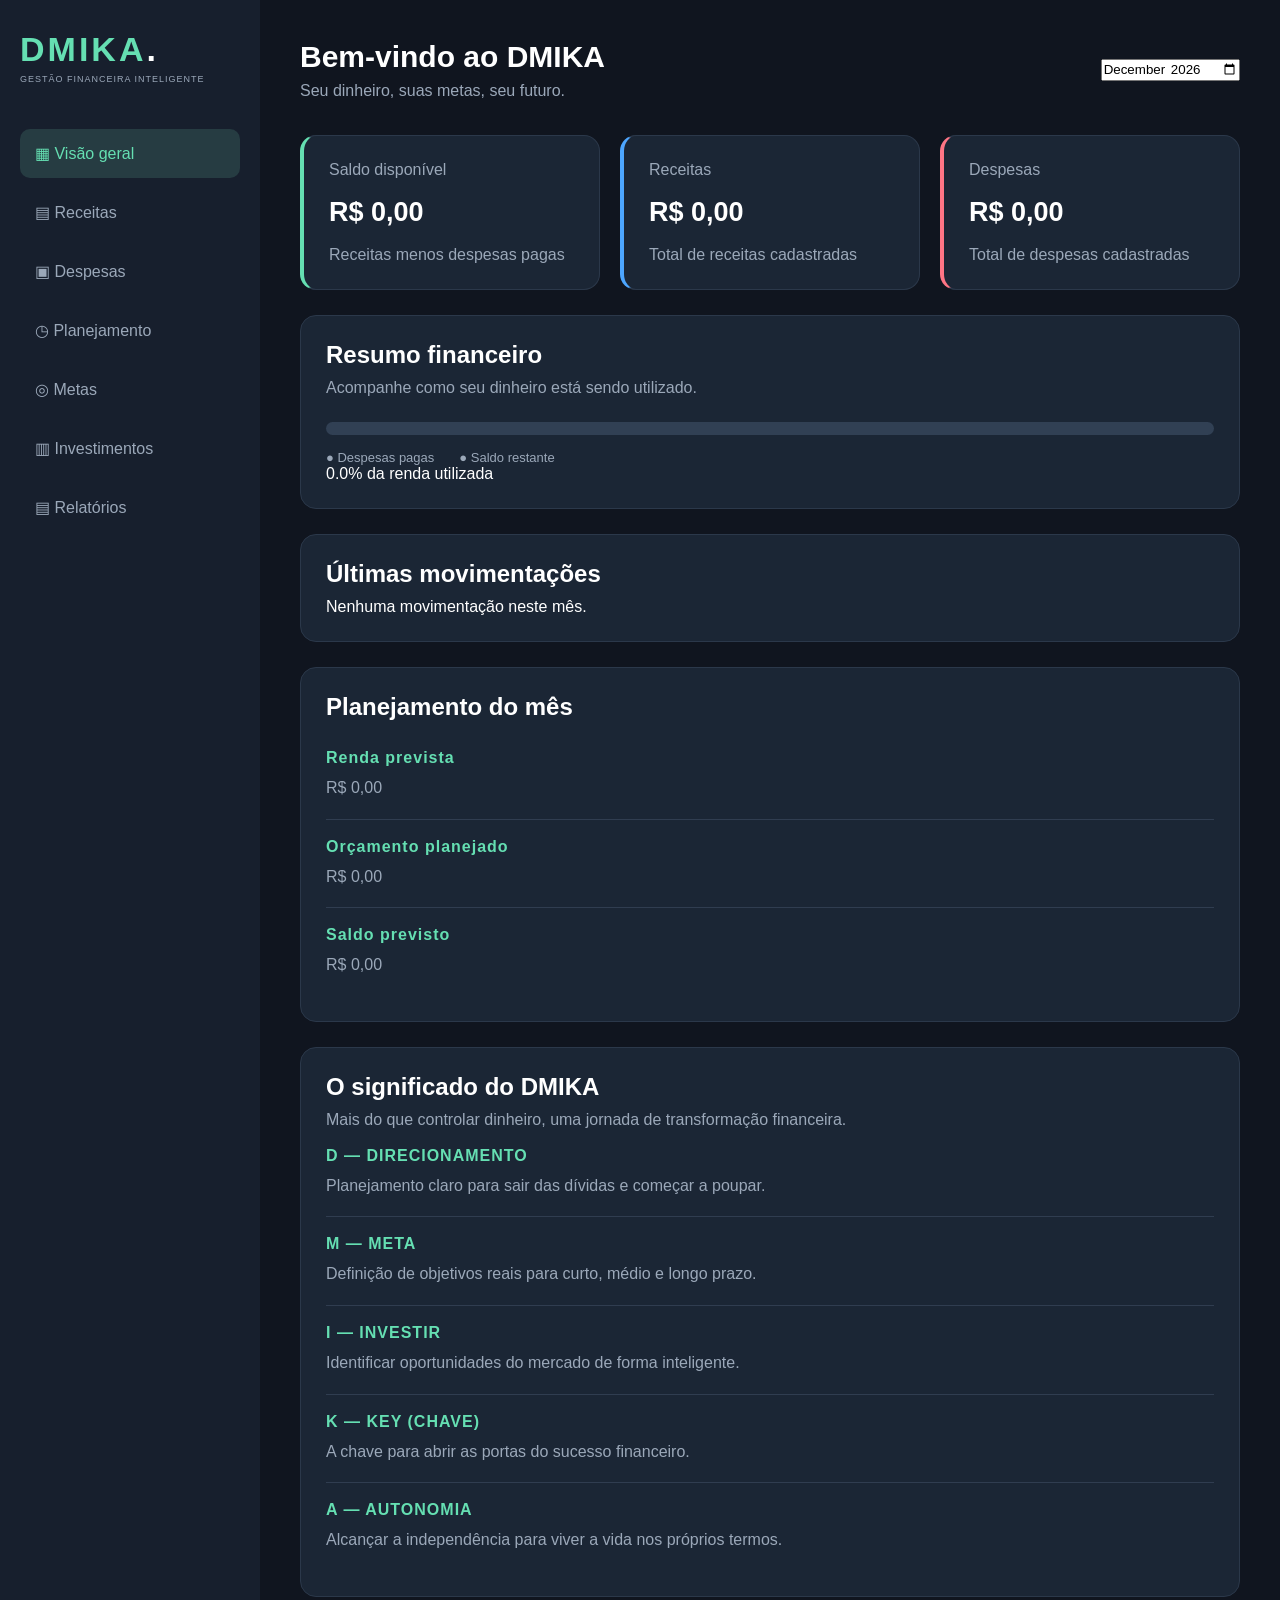
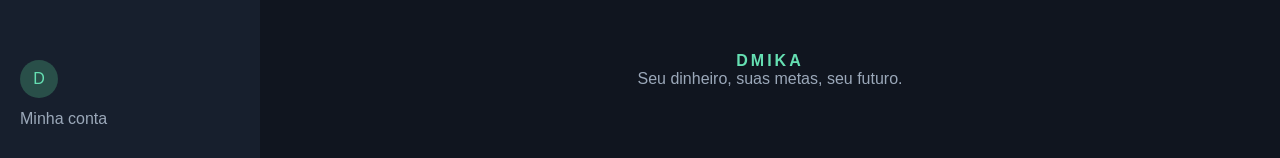
<file: index.html>
<!DOCTYPE html>
<html lang="pt-BR">
<head>
    <meta charset="UTF-8">
    <meta name="viewport" content="width=device-width, initial-scale=1.0">
    <title>DMIKA | Gestão Financeira Inteligente</title>
    <link rel="stylesheet" href="style.css">
</head>
<body>

<div class="container">

    <aside class="sidebar">

        <div class="brand">
            <h2>DMIKA<span>.</span></h2>
            <small>GESTÃO FINANCEIRA INTELIGENTE</small>
        </div>

        <nav>
            <a href="index.html" class="active">▦ Visão geral</a>
            <a href="receitas.html">▤ Receitas</a>
            <a href="despesas.html">▣ Despesas</a>
            <a href="planejamento.html">◷ Planejamento</a>
            <a href="metas.html">◎ Metas</a>
            <a href="investimentos.html">▥ Investimentos</a>
            <a href="relatorios.html">▤ Relatórios</a>
        </nav>

        <div class="couple">
            <span>D</span>
            <p>Minha conta</p>
        </div>

    </aside>

    <main class="content">

        <header>
            <div>
                <h1>Bem-vindo ao DMIKA</h1>
                <p>Seu dinheiro, suas metas, seu futuro.</p>
            </div>

            <input type="month" id="mesDashboard">
        </header>

        <section class="cards">

            <div class="card balance">
                <p>Saldo disponível</p>
                <h2 id="saldoDashboard">R$ 0,00</h2>
                <span>Receitas menos despesas pagas</span>
            </div>

            <div class="card income">
                <p>Receitas</p>
                <h2 id="receitasDashboard">R$ 0,00</h2>
                <span>Total de receitas cadastradas</span>
            </div>

            <div class="card expense">
                <p>Despesas</p>
                <h2 id="despesasDashboard">R$ 0,00</h2>
                <span>Total de despesas cadastradas</span>
            </div>

        </section>

        <section class="panel">
            <h2>Resumo financeiro</h2>
            <p>Acompanhe como seu dinheiro está sendo utilizado.</p>

            <div class="progress">
                <div id="barraDashboard"></div>
            </div>

            <div class="legend">
                <span>● Despesas pagas</span>
                <span>● Saldo restante</span>
            </div>

            <div id="resumoPercentualDashboard">
                Nenhuma movimentação cadastrada.
            </div>
        </section>

        <section class="panel">
            <h2>Últimas movimentações</h2>

            <div id="movimentacoesDashboard">
                Nenhuma movimentação cadastrada ainda.
            </div>
        </section>

        <section class="panel">
            <h2>Planejamento do mês</h2>

            <div class="meaning">
                <strong>Renda prevista</strong>
                <p id="rendaDashboard">R$ 0,00</p>
            </div>

            <div class="meaning">
                <strong>Orçamento planejado</strong>
                <p id="orcamentoDashboard">R$ 0,00</p>
            </div>

            <div class="meaning">
                <strong>Saldo previsto</strong>
                <p id="saldoPrevistoDashboard">R$ 0,00</p>
            </div>
        </section>

        <section class="panel identity">
            <h2>O significado do DMIKA</h2>
            <p>Mais do que controlar dinheiro, uma jornada de transformação financeira.</p>

            <div class="meaning">
                <strong>D — DIRECIONAMENTO</strong>
                <p>Planejamento claro para sair das dívidas e começar a poupar.</p>
            </div>

            <div class="meaning">
                <strong>M — META</strong>
                <p>Definição de objetivos reais para curto, médio e longo prazo.</p>
            </div>

            <div class="meaning">
                <strong>I — INVESTIR</strong>
                <p>Identificar oportunidades do mercado de forma inteligente.</p>
            </div>

            <div class="meaning">
                <strong>K — KEY (CHAVE)</strong>
                <p>A chave para abrir as portas do sucesso financeiro.</p>
            </div>

            <div class="meaning">
                <strong>A — AUTONOMIA</strong>
                <p>Alcançar a independência para viver a vida nos próprios termos.</p>
            </div>
        </section>

        <footer>
            <strong>DMIKA</strong>
            <p>Seu dinheiro, suas metas, seu futuro.</p>
        </footer>

    </main>
</div>

<script src="script.js"></script>

</body>
</html>
</file>
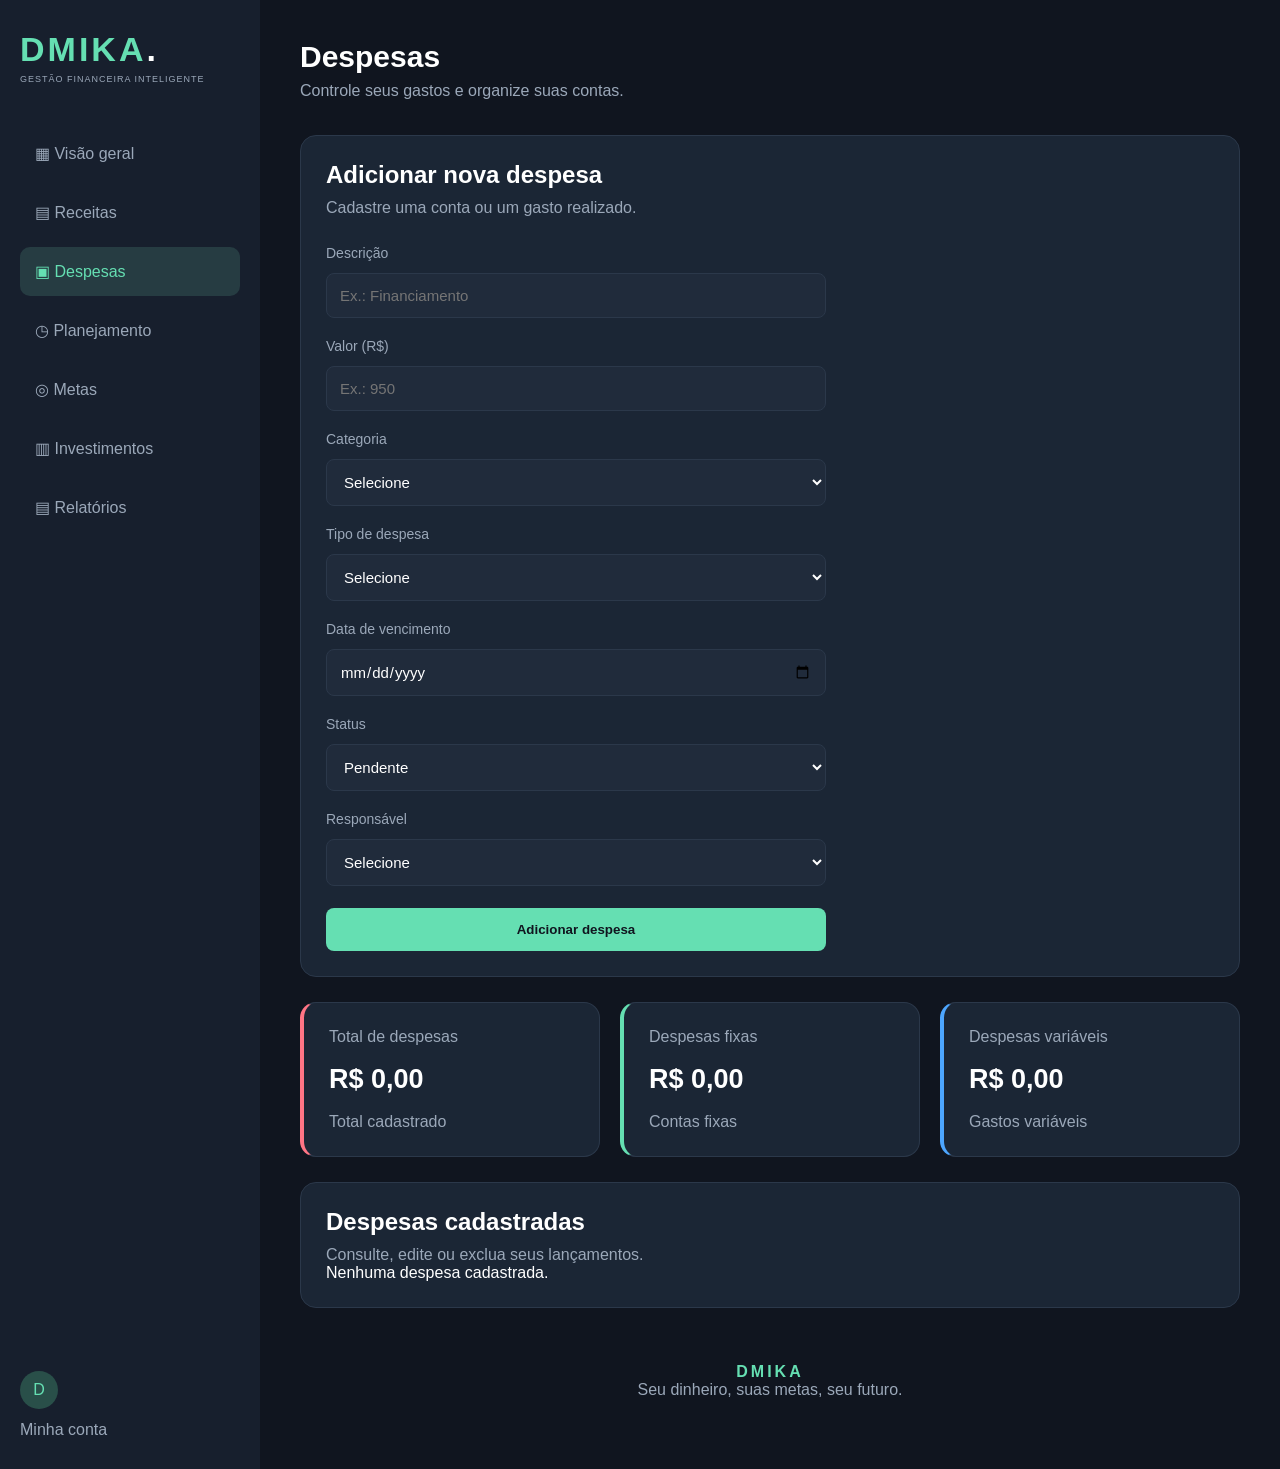
<file: despesas.html>
<!DOCTYPE html>
<html lang="pt-BR">
<head>
    <meta charset="UTF-8">
    <meta name="viewport" content="width=device-width, initial-scale=1.0">
    <title>DMIKA | Despesas</title>
    <link rel="stylesheet" href="style.css">
</head>
<body>

<div class="container">

    <aside class="sidebar">

        <div class="brand">
            <h2>DMIKA<span>.</span></h2>
            <small>GESTÃO FINANCEIRA INTELIGENTE</small>
        </div>

        <nav>
            <a href="index.html">▦ Visão geral</a>
            <a href="receitas.html">▤ Receitas</a>
            <a href="despesas.html" class="active">▣ Despesas</a>
            <a href="planejamento.html">◷ Planejamento</a>
            <a href="metas.html">◎ Metas</a>
            <a href="investimentos.html">▥ Investimentos</a>
            <a href="relatorios.html">▤ Relatórios</a>
        </nav>

        <div class="couple">
            <span>D</span>
            <p>Minha conta</p>
        </div>

    </aside>

    <main class="content">

        <header>
            <div>
                <h1>Despesas</h1>
                <p>Controle seus gastos e organize suas contas.</p>
            </div>
        </header>

        <!-- CADASTRO DE DESPESAS -->
        <section class="panel">

            <h2>Adicionar nova despesa</h2>
            <p>Cadastre uma conta ou um gasto realizado.</p>

            <form id="formDespesa">

                <label for="descricaoDespesa">Descrição</label>
                <input
                    type="text"
                    id="descricaoDespesa"
                    placeholder="Ex.: Financiamento"
                    required
                >

                <label for="valorDespesa">Valor (R$)</label>
                <input
                    type="number"
                    id="valorDespesa"
                    placeholder="Ex.: 950"
                    min="0.01"
                    step="0.01"
                    required
                >

                <label for="categoriaDespesa">Categoria</label>
                <select id="categoriaDespesa" required>
                    <option value="">Selecione</option>
                    <option value="Moradia">Moradia</option>
                    <option value="Alimentação">Alimentação</option>
                    <option value="Contas da casa">Contas da casa</option>
                    <option value="Transporte">Transporte</option>
                    <option value="Lazer">Lazer</option>
                    <option value="Compras pessoais">Compras pessoais</option>
                    <option value="Saúde">Saúde</option>
                    <option value="Educação">Educação</option>
                    <option value="Outros">Outros</option>
                </select>

                <label for="tipoDespesa">Tipo de despesa</label>
                <select id="tipoDespesa" required>
                    <option value="">Selecione</option>
                    <option value="Fixa">Fixa</option>
                    <option value="Variável">Variável</option>
                    <option value="Parcelada">Parcelada</option>
                </select>

                <label for="vencimentoDespesa">Data de vencimento</label>
                <input
                    type="date"
                    id="vencimentoDespesa"
                    required
                >

                <label for="statusDespesa">Status</label>
                <select id="statusDespesa" required>
                    <option value="Pendente">Pendente</option>
                    <option value="Paga">Paga</option>
                </select>

                <label for="responsavelDespesa">Responsável</label>
                <select id="responsavelDespesa" required>
                    <option value="">Selecione</option>
                    <option value="Gabriela">Gabriela</option>
                    <option value="Larissa">Larissa</option>
                    <option value="Casal">Casal</option>
                </select>

                <button type="submit" id="botaoDespesa">
                    Adicionar despesa
                </button>

            </form>

        </section>

        <!-- RESUMO -->
        <section class="cards">

            <div class="card expense">
                <p>Total de despesas</p>
                <h2 id="totalDespesas">R$ 0,00</h2>
                <span>Total cadastrado</span>
            </div>

            <div class="card balance">
                <p>Despesas fixas</p>
                <h2 id="totalDespesasFixas">R$ 0,00</h2>
                <span>Contas fixas</span>
            </div>

            <div class="card income">
                <p>Despesas variáveis</p>
                <h2 id="totalDespesasVariaveis">R$ 0,00</h2>
                <span>Gastos variáveis</span>
            </div>

        </section>

        <!-- HISTÓRICO -->
        <section class="panel">

            <h2>Despesas cadastradas</h2>
            <p>Consulte, edite ou exclua seus lançamentos.</p>

            <div id="listaDespesas">
                <p>Nenhuma despesa cadastrada ainda.</p>
            </div>

        </section>

        <footer>
            <strong>DMIKA</strong>
            <p>Seu dinheiro, suas metas, seu futuro.</p>
        </footer>

    </main>

</div>

<script src="script.js"></script>

</body>
</html>
</file>
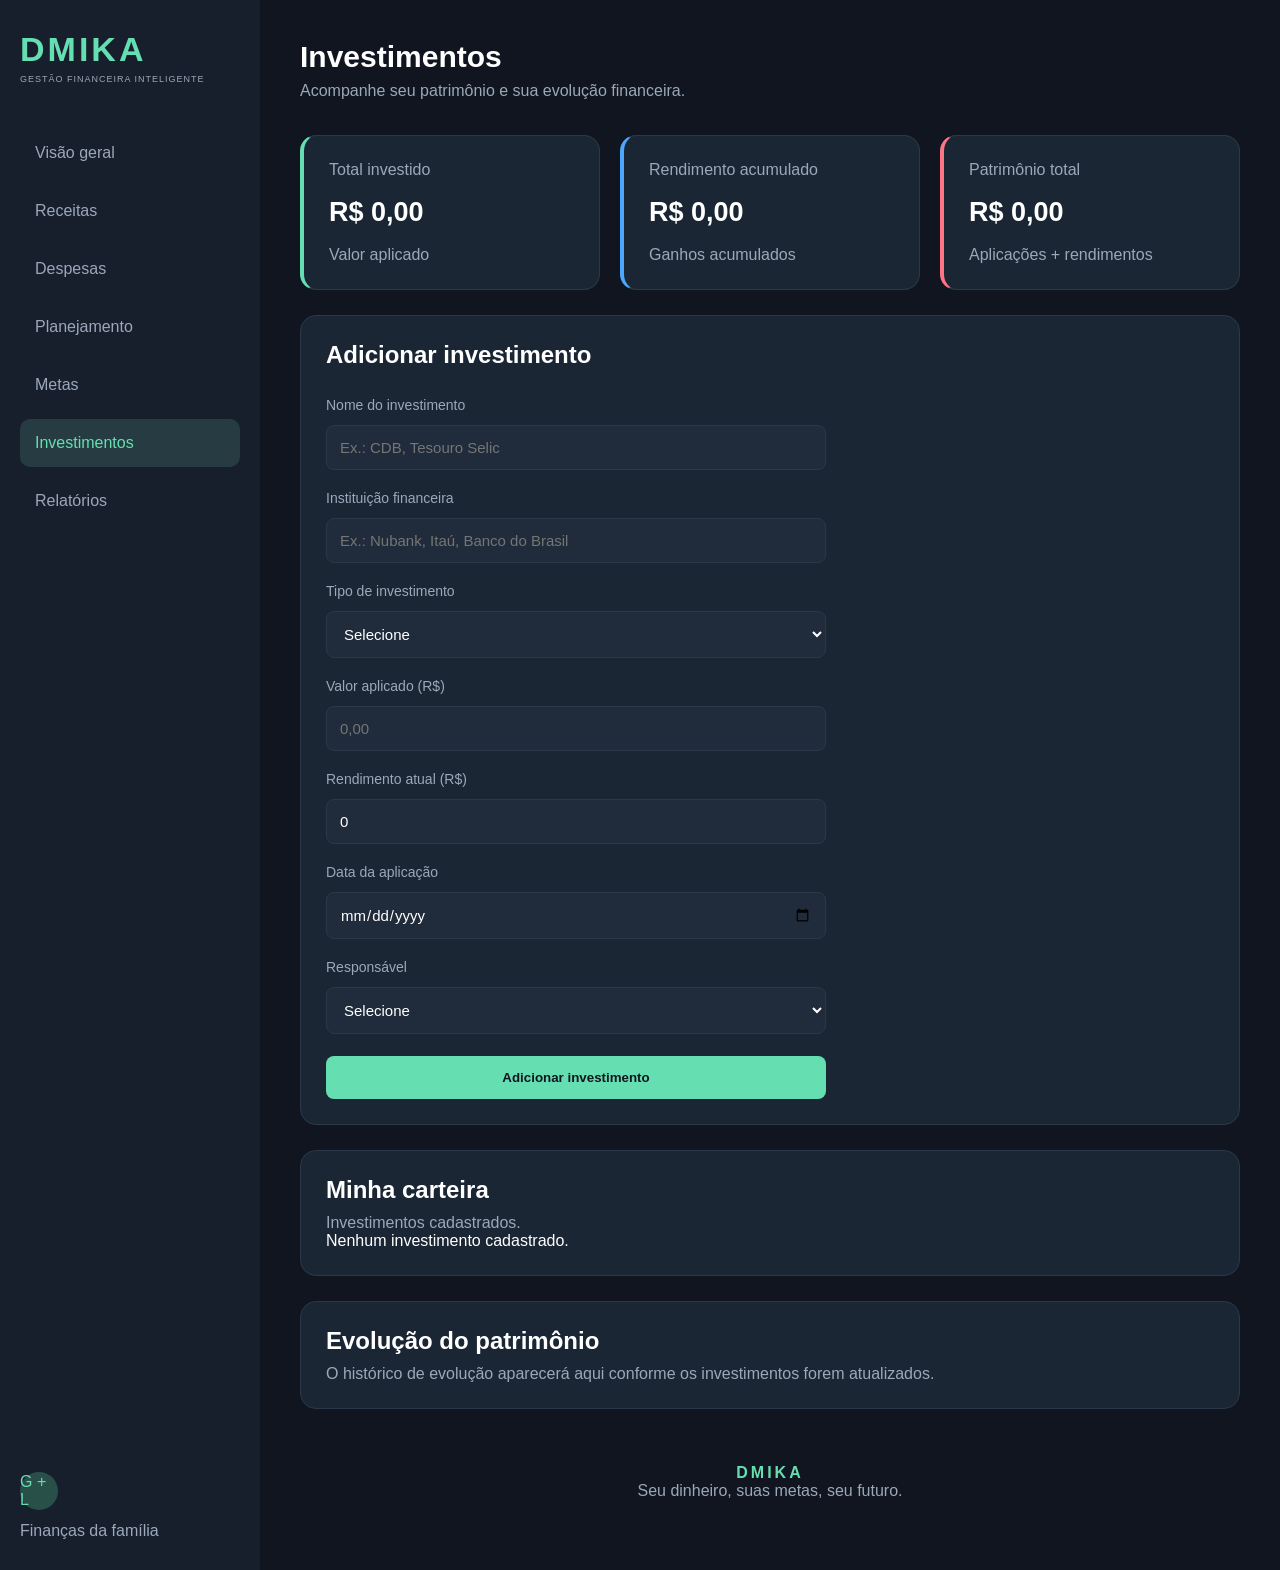
<file: investimentos.html>
<!DOCTYPE html>
<html lang="pt-BR">
<head>
    <meta charset="UTF-8">
    <meta name="viewport" content="width=device-width, initial-scale=1.0">
    <title>DMIKA | Investimentos</title>
    <link rel="stylesheet" href="style.css">
</head>
<body>

<div class="container">

    <aside class="sidebar">
        <div class="brand">
            <h2>DMIKA</h2>
            <small>GESTÃO FINANCEIRA INTELIGENTE</small>
        </div>

        <nav>
            <a href="index.html">Visão geral</a>
            <a href="receitas.html">Receitas</a>
            <a href="despesas.html">Despesas</a>
            <a href="planejamento.html">Planejamento</a>
            <a href="metas.html">Metas</a>
            <a href="investimentos.html" class="active">Investimentos</a>
            <a href="relatorios.html">Relatórios</a>
        </nav>

        <div class="couple">
            <span>G + L</span>
            <p>Finanças da família</p>
        </div>
    </aside>

    <main class="content">

        <header>
            <div>
                <h1>Investimentos</h1>
                <p>Acompanhe seu patrimônio e sua evolução financeira.</p>
            </div>
        </header>

        <section class="cards">

            <div class="card balance">
                <p>Total investido</p>
                <h2 id="totalInvestido">R$ 0,00</h2>
                <span>Valor aplicado</span>
            </div>

            <div class="card income">
                <p>Rendimento acumulado</p>
                <h2 id="rendimentoInvestimentos">R$ 0,00</h2>
                <span>Ganhos acumulados</span>
            </div>

            <div class="card expense">
                <p>Patrimônio total</p>
                <h2 id="patrimonioInvestimentos">R$ 0,00</h2>
                <span>Aplicações + rendimentos</span>
            </div>

        </section>

        <section class="panel">

            <h2>Adicionar investimento</h2>

            <form id="formInvestimento">

                <label for="nomeInvestimento">Nome do investimento</label>
                <input
                    type="text"
                    id="nomeInvestimento"
                    placeholder="Ex.: CDB, Tesouro Selic"
                    required
                >

                <label for="instituicaoInvestimento">Instituição financeira</label>
                <input
                    type="text"
                    id="instituicaoInvestimento"
                    placeholder="Ex.: Nubank, Itaú, Banco do Brasil"
                    required
                >

                <label for="tipoInvestimento">Tipo de investimento</label>
                <select id="tipoInvestimento" required>
                    <option value="">Selecione</option>
                    <option value="Tesouro Direto">Tesouro Direto</option>
                    <option value="CDB">CDB</option>
                    <option value="LCI/LCA">LCI/LCA</option>
                    <option value="Poupança">Poupança</option>
                    <option value="Fundos">Fundos de investimento</option>
                    <option value="Fundos imobiliários">Fundos imobiliários</option>
                    <option value="Ações">Ações</option>
                    <option value="Criptomoedas">Criptomoedas</option>
                    <option value="Outros">Outros</option>
                </select>

                <label for="valorAplicado">Valor aplicado (R$)</label>
                <input
                    type="number"
                    id="valorAplicado"
                    min="0.01"
                    step="0.01"
                    placeholder="0,00"
                    required
                >

                <label for="rendimentoAplicado">Rendimento atual (R$)</label>
                <input
                    type="number"
                    id="rendimentoAplicado"
                    step="0.01"
                    placeholder="0,00"
                    value="0"
                    required
                >

                <label for="dataInvestimento">Data da aplicação</label>
                <input
                    type="date"
                    id="dataInvestimento"
                    required
                >

                <label for="responsavelInvestimento">Responsável</label>
                <select id="responsavelInvestimento" required>
                    <option value="">Selecione</option>
                    <option value="Gabriela">Gabriela</option>
                    <option value="Larissa">Larissa</option>
                    <option value="Casal">Casal</option>
                </select>

                <button type="submit" id="botaoInvestimento">
                    Adicionar investimento
                </button>

                <button
                    type="button"
                    id="cancelarEdicaoInvestimento"
                    style="display:none;"
                >
                    Cancelar edição
                </button>

            </form>

        </section>

        <section class="panel">

            <h2>Minha carteira</h2>
            <p>Investimentos cadastrados.</p>

            <div id="listaInvestimentos">
                <p>Nenhum investimento cadastrado.</p>
            </div>

        </section>

        <section class="panel">

            <h2>Evolução do patrimônio</h2>
            <div id="evolucaoInvestimentos">
                <p>O histórico de evolução aparecerá aqui conforme os investimentos forem atualizados.</p>
            </div>

        </section>

        <footer>
            <strong>DMIKA</strong>
            <p>Seu dinheiro, suas metas, seu futuro.</p>
        </footer>

    </main>

</div>

<script src="script.js"></script>

</body>
</html>
</file>
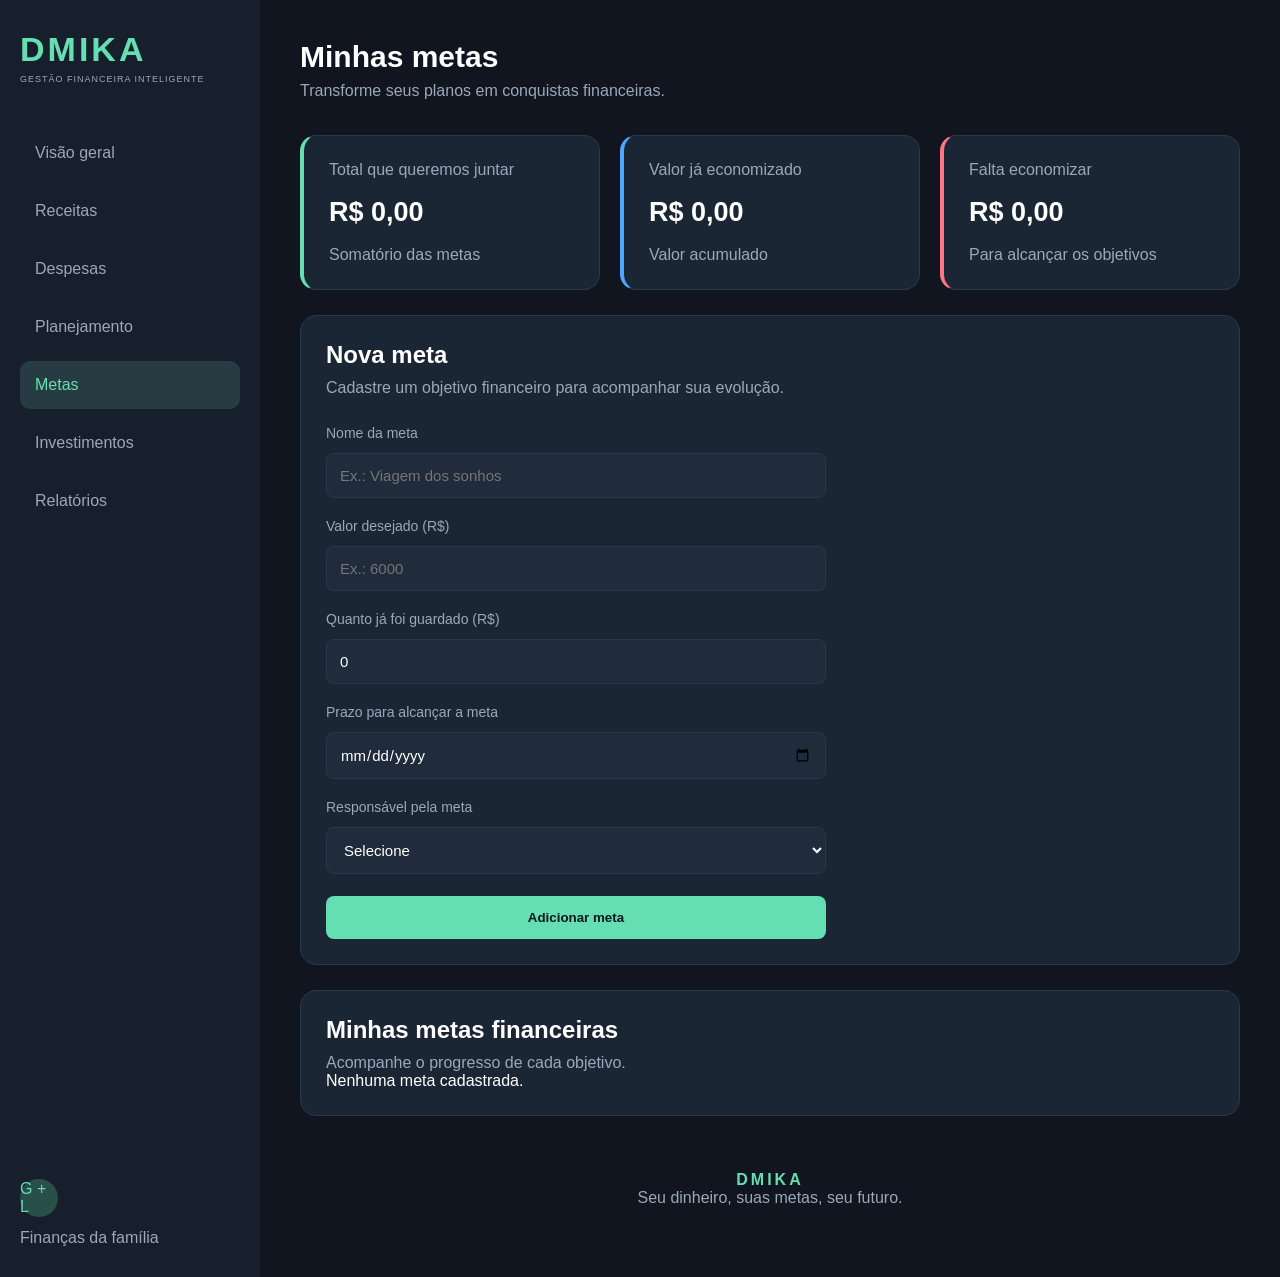
<file: metas.html>
<!DOCTYPE html>
<html lang="pt-BR">
<head>
    <meta charset="UTF-8">
    <meta name="viewport" content="width=device-width, initial-scale=1.0">
    <title>DMIKA | Metas Financeiras</title>
    <link rel="stylesheet" href="style.css">
</head>
<body>

<div class="container">

    <aside class="sidebar">
        <div class="brand">
            <h2>DMIKA</h2>
            <small>GESTÃO FINANCEIRA INTELIGENTE</small>
        </div>

        <nav>
            <a href="index.html">Visão geral</a>
            <a href="receitas.html">Receitas</a>
            <a href="despesas.html">Despesas</a>
            <a href="planejamento.html">Planejamento</a>
            <a href="metas.html" class="active">Metas</a>
            <a href="investimentos.html">Investimentos</a>
            <a href="relatorios.html">Relatórios</a>
        </nav>

        <div class="couple">
            <span>G + L</span>
            <p>Finanças da família</p>
        </div>
    </aside>

    <main class="content">

        <header>
            <div>
                <h1>Minhas metas</h1>
                <p>Transforme seus planos em conquistas financeiras.</p>
            </div>
        </header>

        <!-- RESUMO DAS METAS -->
        <section class="cards">

            <div class="card balance">
                <p>Total que queremos juntar</p>
                <h2 id="totalMetas">R$ 0,00</h2>
                <span>Somatório das metas</span>
            </div>

            <div class="card income">
                <p>Valor já economizado</p>
                <h2 id="totalGuardadoMetas">R$ 0,00</h2>
                <span>Valor acumulado</span>
            </div>

            <div class="card expense">
                <p>Falta economizar</p>
                <h2 id="totalFaltaMetas">R$ 0,00</h2>
                <span>Para alcançar os objetivos</span>
            </div>

        </section>

        <!-- CADASTRO DE METAS -->
        <section class="panel">

            <h2>Nova meta</h2>
            <p>Cadastre um objetivo financeiro para acompanhar sua evolução.</p>

            <form id="formMeta">

                <label for="nomeMeta">Nome da meta</label>
                <input
                    type="text"
                    id="nomeMeta"
                    placeholder="Ex.: Viagem dos sonhos"
                    required
                >

                <label for="valorObjetivo">Valor desejado (R$)</label>
                <input
                    type="number"
                    id="valorObjetivo"
                    min="0.01"
                    step="0.01"
                    placeholder="Ex.: 6000"
                    required
                >

                <label for="valorGuardado">Quanto já foi guardado (R$)</label>
                <input
                    type="number"
                    id="valorGuardado"
                    min="0"
                    step="0.01"
                    value="0"
                    required
                >

                <label for="prazoMeta">Prazo para alcançar a meta</label>
                <input
                    type="date"
                    id="prazoMeta"
                    required
                >

                <label for="responsavelMeta">Responsável pela meta</label>
                <select id="responsavelMeta" required>
                    <option value="">Selecione</option>
                    <option value="Gabriela">Gabriela</option>
                    <option value="Larissa">Larissa</option>
                    <option value="Casal">Casal</option>
                </select>

                <button type="submit" id="botaoMeta">
                    Adicionar meta
                </button>

            </form>

        </section>

        <!-- LISTA DE METAS -->
        <section class="panel">

            <h2>Minhas metas financeiras</h2>
            <p>Acompanhe o progresso de cada objetivo.</p>

            <div id="listaMetas">
                Nenhuma meta cadastrada ainda.
            </div>

        </section>

        <footer>
            <strong>DMIKA</strong>
            <p>Seu dinheiro, suas metas, seu futuro.</p>
        </footer>

    </main>
</div>

<script src="script.js"></script>

</body>
</html>
</file>
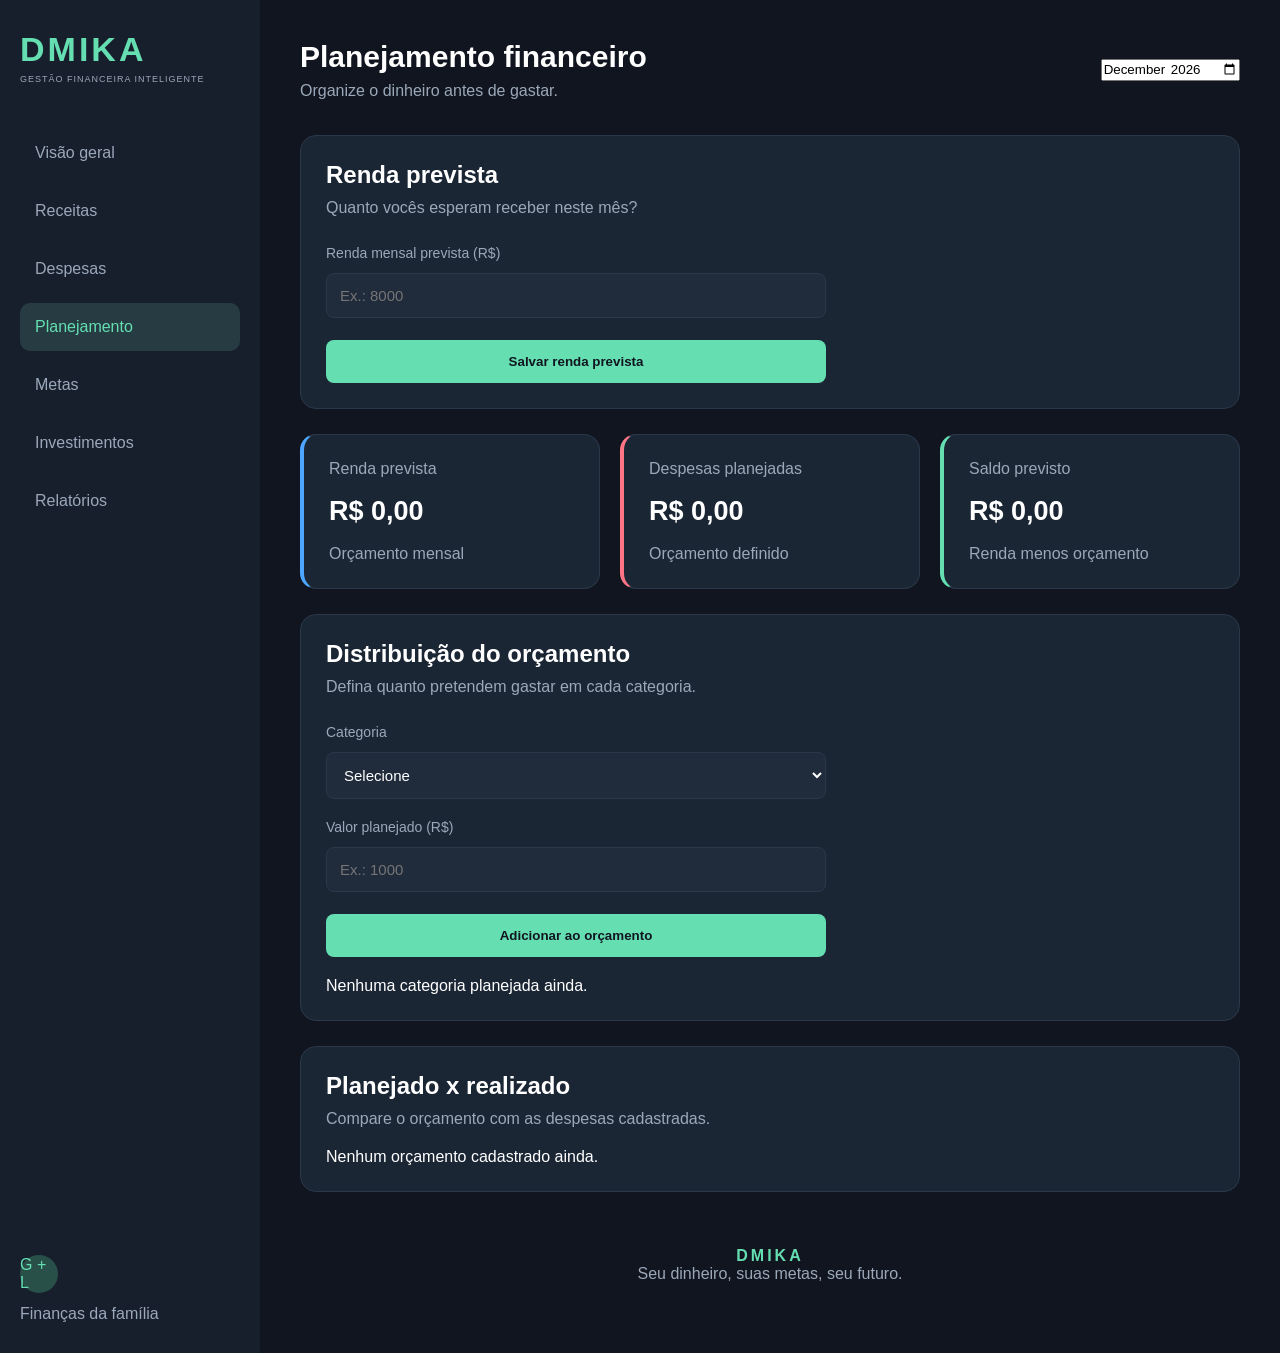
<file: planejamento.html>
<!DOCTYPE html>
<html lang="pt-BR">
<head>
    <meta charset="UTF-8">
    <meta name="viewport" content="width=device-width, initial-scale=1.0">
    <title>DMIKA | Planejamento</title>
    <link rel="stylesheet" href="style.css">
</head>
<body>

<div class="container">

    <aside class="sidebar">
        <div class="brand">
            <h2>DMIKA</h2>
            <small>GESTÃO FINANCEIRA INTELIGENTE</small>
        </div>

        <nav>
            <a href="index.html">Visão geral</a>
            <a href="receitas.html">Receitas</a>
            <a href="despesas.html">Despesas</a>
            <a href="planejamento.html" class="active">Planejamento</a>
            <a href="metas.html">Metas</a>
            <a href="investimentos.html">Investimentos</a>
            <a href="relatorios.html">Relatórios</a>
        </nav>

        <div class="couple">
            <span>G + L</span>
            <p>Finanças da família</p>
        </div>
    </aside>

    <main class="content">

        <header>
            <div>
                <h1>Planejamento financeiro</h1>
                <p>Organize o dinheiro antes de gastar.</p>
            </div>

            <input type="month" id="mesPlanejamento">
        </header>

        <section class="panel">
            <h2>Renda prevista</h2>
            <p>Quanto vocês esperam receber neste mês?</p>

            <form id="formRendaPlanejada">
                <label for="rendaPrevista">Renda mensal prevista (R$)</label>
                <input
                    type="number"
                    id="rendaPrevista"
                    min="0"
                    step="0.01"
                    placeholder="Ex.: 8000"
                    required
                >

                <button type="submit">Salvar renda prevista</button>
            </form>
        </section>

        <section class="cards">

            <div class="card income">
                <p>Renda prevista</p>
                <h2 id="resumoRenda">R$ 0,00</h2>
                <span>Orçamento mensal</span>
            </div>

            <div class="card expense">
                <p>Despesas planejadas</p>
                <h2 id="resumoPlanejado">R$ 0,00</h2>
                <span>Orçamento definido</span>
            </div>

            <div class="card balance">
                <p>Saldo previsto</p>
                <h2 id="resumoSaldo">R$ 0,00</h2>
                <span>Renda menos orçamento</span>
            </div>

        </section>

        <section class="panel">
            <h2>Distribuição do orçamento</h2>
            <p>Defina quanto pretendem gastar em cada categoria.</p>

            <form id="formOrcamento">

                <label for="categoriaOrcamento">Categoria</label>
                <select id="categoriaOrcamento" required>
                    <option value="">Selecione</option>
                    <option value="Moradia">Moradia</option>
                    <option value="Alimentação">Alimentação</option>
                    <option value="Contas da casa">Contas da casa</option>
                    <option value="Transporte">Transporte</option>
                    <option value="Lazer">Lazer</option>
                    <option value="Compras pessoais">Compras pessoais</option>
                    <option value="Saúde">Saúde</option>
                    <option value="Educação">Educação</option>
                    <option value="Outros">Outros</option>
                </select>

                <label for="valorOrcamento">Valor planejado (R$)</label>
                <input
                    type="number"
                    id="valorOrcamento"
                    min="0.01"
                    step="0.01"
                    placeholder="Ex.: 1000"
                    required
                >

                <button type="submit" id="botaoOrcamento">
                    Adicionar ao orçamento
                </button>

                <button
                    type="button"
                    id="cancelarEdicaoOrcamento"
                    hidden
                >
                    Cancelar edição
                </button>

            </form>

            <div id="listaOrcamento">
                Nenhuma categoria planejada ainda.
            </div>
        </section>

        <section class="panel">
            <h2>Planejado x realizado</h2>
            <p>Compare o orçamento com as despesas cadastradas.</p>

            <div id="comparativoPlanejamento">
                Nenhum orçamento cadastrado ainda.
            </div>
        </section>

        <footer>
            <strong>DMIKA</strong>
            <p>Seu dinheiro, suas metas, seu futuro.</p>
        </footer>

    </main>
</div>

<script src="script.js"></script>

</body>
</html>
</file>
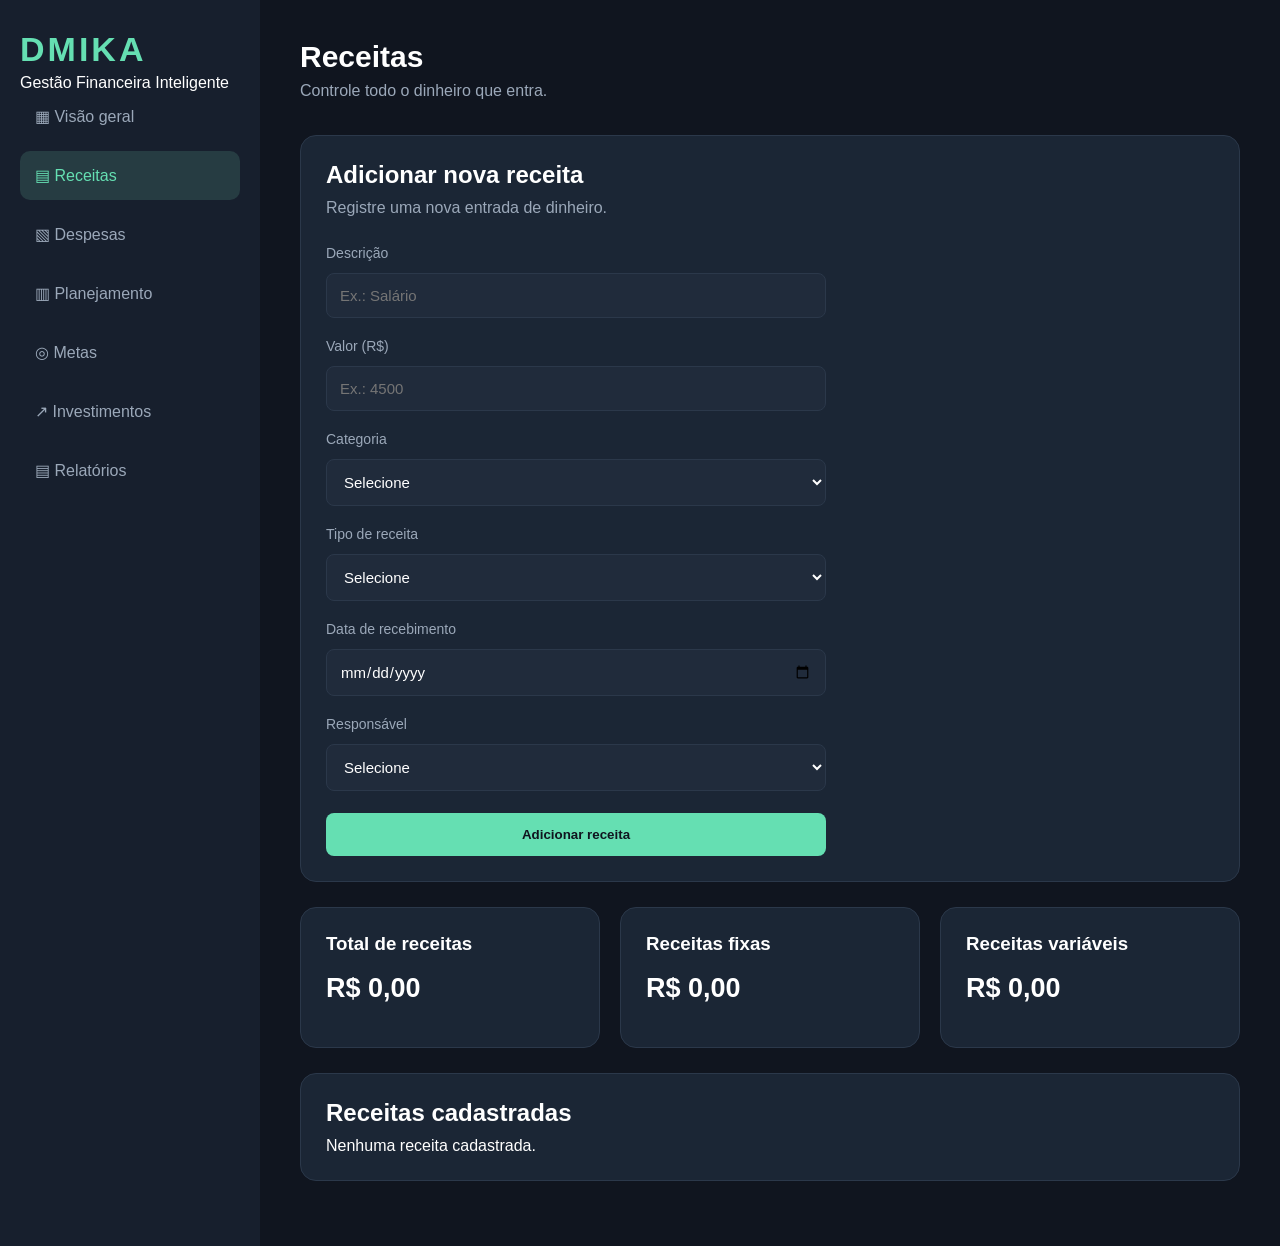
<file: receitas.html>
<!DOCTYPE html>
<html lang="pt-BR">
<head>
    <meta charset="UTF-8">
    <meta name="viewport" content="width=device-width, initial-scale=1.0">
    <title>DMIKA | Receitas</title>
    <link rel="stylesheet" href="style.css">
</head>

<body>

<div class="container">

    <aside class="sidebar">
        <div class="brand">
            <h2>DMIKA</h2>
            <p>Gestão Financeira Inteligente</p>
        </div>

        <nav>
            <a href="index.html">▦ Visão geral</a>
            <a href="receitas.html" class="active">▤ Receitas</a>
            <a href="despesas.html">▧ Despesas</a>
            <a href="planejamento.html">▥ Planejamento</a>
            <a href="metas.html">◎ Metas</a>
            <a href="investimentos.html">↗ Investimentos</a>
            <a href="relatorios.html">▤ Relatórios</a>
        </nav>
    </aside>

    <main class="content">

        <header>
            <div>
                <h1>Receitas</h1>
                <p>Controle todo o dinheiro que entra.</p>
            </div>
        </header>

        <!-- FORMULÁRIO PARA CADASTRAR RECEITAS -->
        <section class="panel">
            <h2>Adicionar nova receita</h2>
            <p>Registre uma nova entrada de dinheiro.</p>

            <form id="formReceita">

                <label for="descricao">Descrição</label>
                <input
                    type="text"
                    id="descricao"
                    placeholder="Ex.: Salário"
                    required
                >

                <label for="valor">Valor (R$)</label>
                <input
                    type="number"
                    id="valor"
                    placeholder="Ex.: 4500"
                    min="0.01"
                    step="0.01"
                    required
                >

                <label for="categoria">Categoria</label>
                <select id="categoria" required>
                    <option value="">Selecione</option>
                    <option value="Salário">Salário</option>
                    <option value="Renda extra">Renda extra</option>
                    <option value="Outros">Outros</option>
                </select>

                <label for="tipo">Tipo de receita</label>
                <select id="tipo" required>
                    <option value="">Selecione</option>
                    <option value="Fixa">Fixa</option>
                    <option value="Variável">Variável</option>
                </select>

                <label for="data">Data de recebimento</label>
                <input type="date" id="data" required>

                <label for="responsavel">Responsável</label>
                <select id="responsavel" required>
                    <option value="">Selecione</option>
                    <option value="Pessoa 1">Pessoa 1</option>
                    <option value="Pessoa 2">Pessoa 2</option>
                    <option value="Casal">Casal</option>
                </select>

                <button type="submit">Adicionar receita</button>

            </form>
        </section>

        <!-- RESUMO DAS RECEITAS -->
        <section class="cards">

            <div class="card">
                <h3>Total de receitas</h3>
                <h2 id="totalReceitas">R$ 0,00</h2>
            </div>

            <div class="card">
                <h3>Receitas fixas</h3>
                <h2 id="totalFixas">R$ 0,00</h2>
            </div>

            <div class="card">
                <h3>Receitas variáveis</h3>
                <h2 id="totalVariaveis">R$ 0,00</h2>
            </div>

        </section>

        <!-- HISTÓRICO -->
        <section class="panel">
            <h2>Receitas cadastradas</h2>
            <div id="listaReceitas">
                <p>Nenhuma receita cadastrada ainda.</p>
            </div>
        </section>

    </main>

</div>

<script src="script.js"></script>

</body>
</html>
</file>
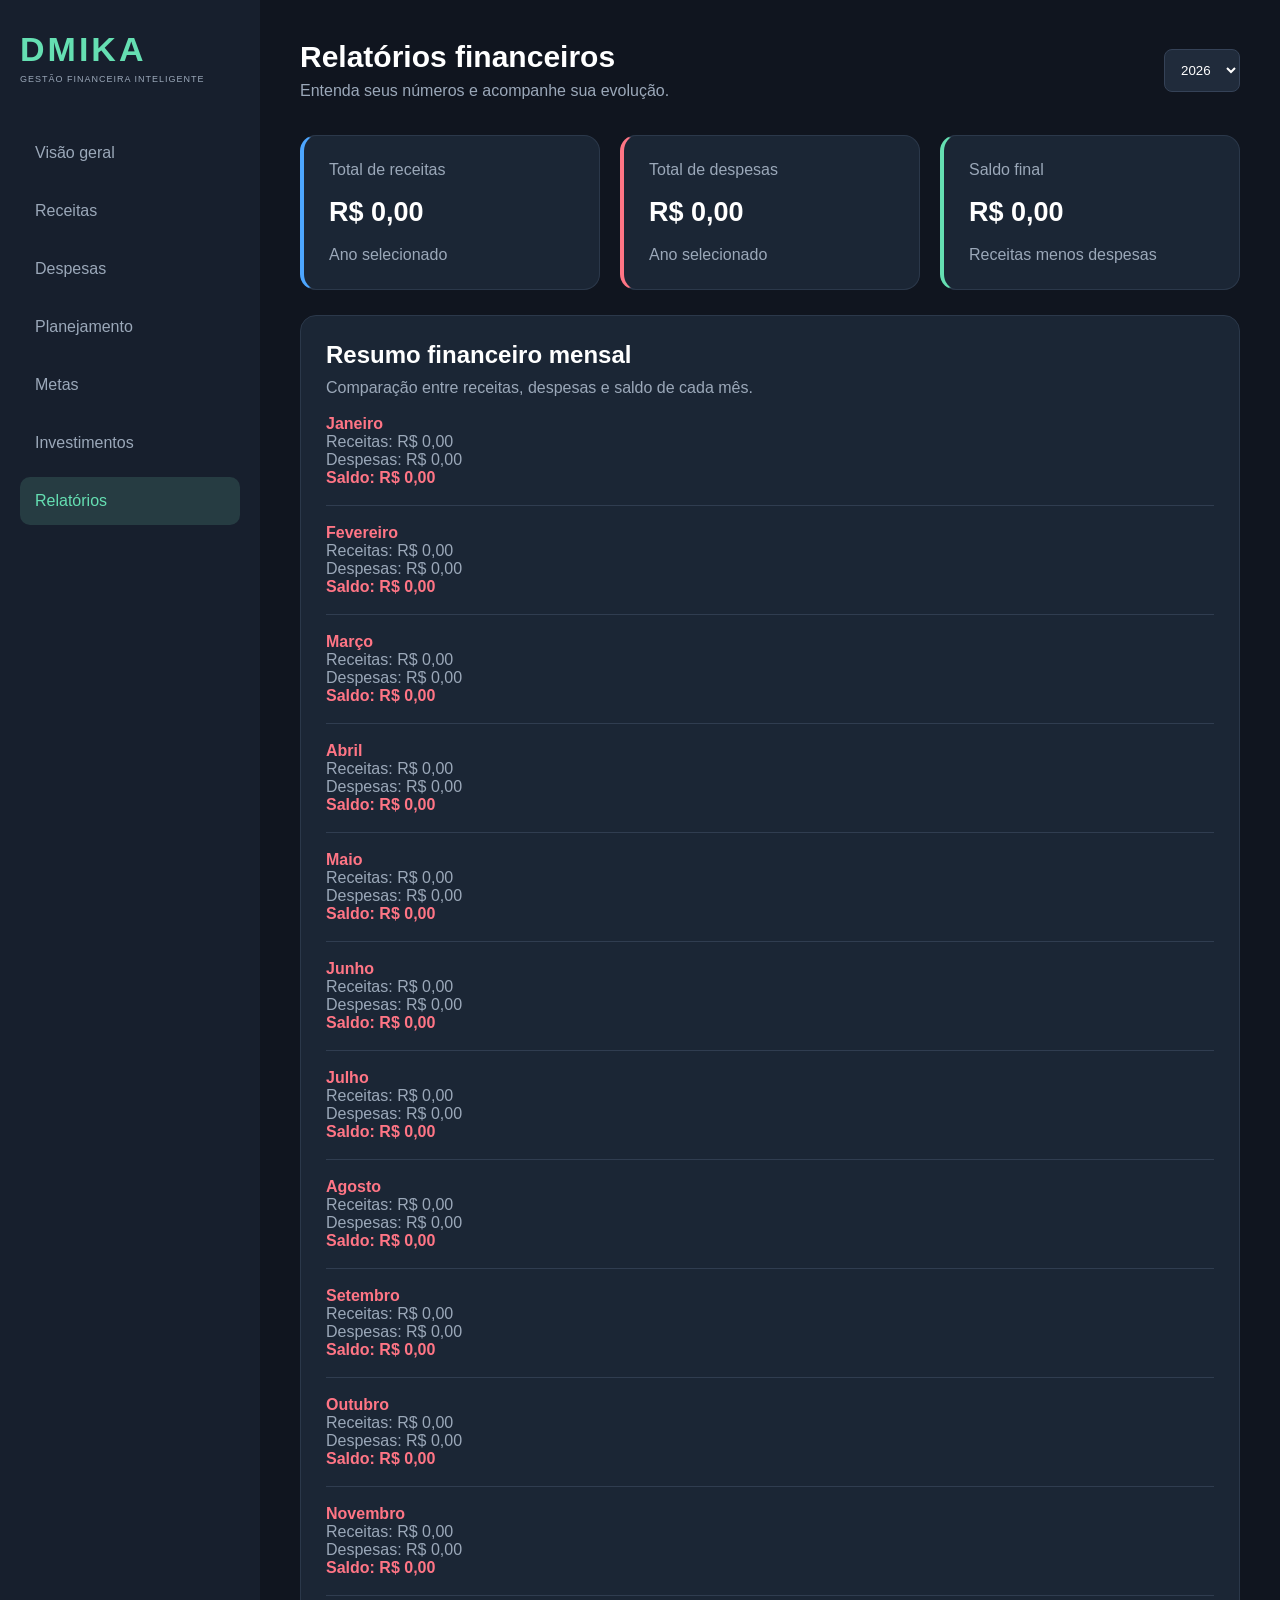
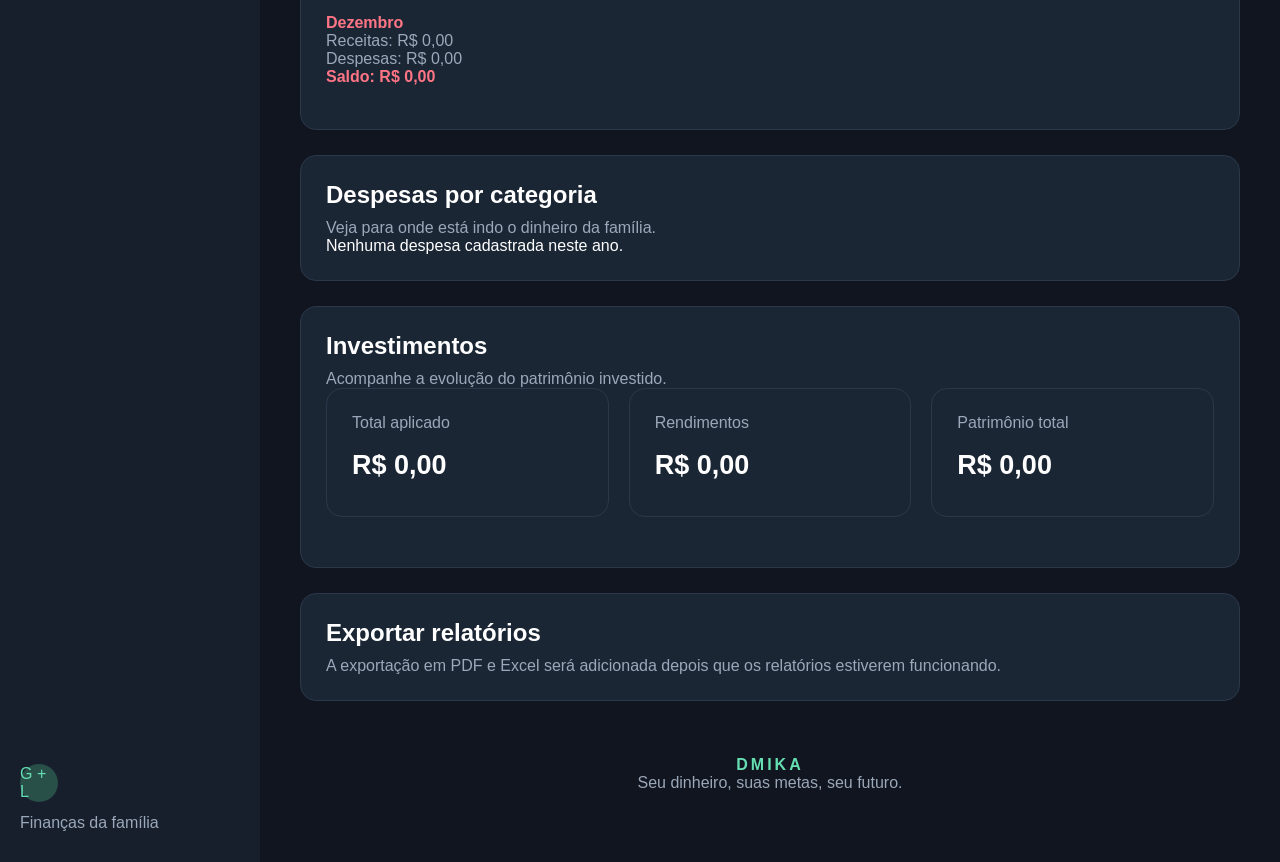
<file: relatorios.html>
<!DOCTYPE html>
<html lang="pt-BR">
<head>
    <meta charset="UTF-8">
    <meta name="viewport" content="width=device-width, initial-scale=1.0">
    <title>DMIKA | Relatórios</title>
    <link rel="stylesheet" href="style.css">
</head>
<body>

<div class="container">

    <aside class="sidebar">
        <div class="brand">
            <h2>DMIKA</h2>
            <small>GESTÃO FINANCEIRA INTELIGENTE</small>
        </div>

        <nav>
            <a href="index.html">Visão geral</a>
            <a href="receitas.html">Receitas</a>
            <a href="despesas.html">Despesas</a>
            <a href="planejamento.html">Planejamento</a>
            <a href="metas.html">Metas</a>
            <a href="investimentos.html">Investimentos</a>
            <a href="relatorios.html" class="active">Relatórios</a>
        </nav>

        <div class="couple">
            <span>G + L</span>
            <p>Finanças da família</p>
        </div>
    </aside>

    <main class="content">

        <header>
            <div>
                <h1>Relatórios financeiros</h1>
                <p>Entenda seus números e acompanhe sua evolução.</p>
            </div>

            <select id="anoRelatorio">
                <option value="2026">2026</option>
                <option value="2027">2027</option>
                <option value="2028">2028</option>
            </select>
        </header>

        <section class="cards">

            <div class="card income">
                <p>Total de receitas</p>
                <h2 id="totalReceitasRelatorio">R$ 0,00</h2>
                <span>Ano selecionado</span>
            </div>

            <div class="card expense">
                <p>Total de despesas</p>
                <h2 id="totalDespesasRelatorio">R$ 0,00</h2>
                <span>Ano selecionado</span>
            </div>

            <div class="card balance">
                <p>Saldo final</p>
                <h2 id="saldoRelatorio">R$ 0,00</h2>
                <span>Receitas menos despesas</span>
            </div>

        </section>

        <section class="panel">
            <h2>Resumo financeiro mensal</h2>
            <p>Comparação entre receitas, despesas e saldo de cada mês.</p>

            <div id="resumoMensalRelatorio">
                Carregando informações...
            </div>
        </section>

        <section class="panel">
            <h2>Despesas por categoria</h2>
            <p>Veja para onde está indo o dinheiro da família.</p>

            <div id="categoriasRelatorio">
                Carregando informações...
            </div>
        </section>

        <section class="panel">
            <h2>Investimentos</h2>
            <p>Acompanhe a evolução do patrimônio investido.</p>

            <div class="cards">
                <div class="card">
                    <p>Total aplicado</p>
                    <h2 id="totalAplicadoRelatorio">R$ 0,00</h2>
                </div>

                <div class="card">
                    <p>Rendimentos</p>
                    <h2 id="rendimentoRelatorio">R$ 0,00</h2>
                </div>

                <div class="card">
                    <p>Patrimônio total</p>
                    <h2 id="patrimonioRelatorio">R$ 0,00</h2>
                </div>
            </div>
        </section>

        <section class="panel">
            <h2>Exportar relatórios</h2>
            <p>
                A exportação em PDF e Excel será adicionada depois
                que os relatórios estiverem funcionando.
            </p>
        </section>

        <footer>
            <strong>DMIKA</strong>
            <p>Seu dinheiro, suas metas, seu futuro.</p>
        </footer>

    </main>
</div>

<script src="script.js"></script>
</body>
</html>
</file>
<file: style.css>
/* =================================
   DMIKA - IDENTIDADE VISUAL
================================= */

* {
    margin: 0;
    padding: 0;
    box-sizing: border-box;
    font-family: 'Segoe UI', Arial, sans-serif;
}

:root {
    --background: #10151f;
    --sidebar: #171f2d;
    --card: #1b2635;
    --border: #2b384a;
    --green: #65dfb2;
    --blue: #4da6ff;
    --red: #ff7585;
    --text: #ffffff;
    --muted: #9ba8b9;
}

body {
    background: var(--background);
    color: var(--text);
    min-height: 100vh;
}

.container {
    display: flex;
    min-height: 100vh;
}

/* MENU LATERAL */

.sidebar {
    width: 260px;
    min-width: 260px;
    background: var(--sidebar);
    padding: 30px 20px;
    display: flex;
    flex-direction: column;
}

.brand h2 {
    font-size: 34px;
    letter-spacing: 3px;
    color: var(--green);
    margin-bottom: 5px;
}

.brand h2 span {
    color: white;
}

.brand small {
    font-size: 9px;
    letter-spacing: 1px;
    color: var(--muted);
    display: block;
    margin-bottom: 45px;
}

.sidebar nav {
    display: flex;
    flex-direction: column;
    gap: 10px;
}

.sidebar nav a {
    text-decoration: none;
    color: var(--muted);
    padding: 15px;
    border-radius: 10px;
    transition: 0.3s;
}

.sidebar nav a:hover,
.sidebar nav a.active {
    background: #263c42;
    color: var(--green);
}

.couple {
    margin-top: auto;
    padding-top: 30px;
    color: var(--muted);
}

.couple span {
    display: inline-flex;
    background: #294f49;
    color: var(--green);
    width: 38px;
    height: 38px;
    border-radius: 50%;
    align-items: center;
    justify-content: center;
}

.couple p {
    margin-top: 12px;
}

/* CONTEÚDO */

.content {
    flex: 1;
    padding: 40px;
    max-width: 1500px;
    min-width: 0;
}

header {
    display: flex;
    justify-content: space-between;
    align-items: center;
    margin-bottom: 35px;
    gap: 15px;
}

header h1 {
    font-size: 30px;
    margin-bottom: 8px;
}

header p,
.card p,
.card span,
.panel p {
    color: var(--muted);
}

/* SELETORES */

select {
    background: #202b3b;
    color: white;
    border: 1px solid #354257;
    padding: 12px;
    border-radius: 8px;
    cursor: pointer;
}

/* CARTÕES FINANCEIROS */

.cards {
    display: grid;
    grid-template-columns: repeat(3, 1fr);
    gap: 20px;
    margin-bottom: 25px;
}

.card {
    padding: 25px;
    border-radius: 16px;
    background: var(--card);
    border: 1px solid var(--border);
    transition: transform 0.2s;
}

.card:hover {
    transform: translateY(-4px);
}

.card h2 {
    font-size: 27px;
    margin: 18px 0;
}

.balance {
    border-left: 4px solid var(--green);
}

.income {
    border-left: 4px solid var(--blue);
}

.expense {
    border-left: 4px solid var(--red);
}

/* PAINÉIS */

.panel {
    background: var(--card);
    padding: 25px;
    border-radius: 16px;
    margin-bottom: 25px;
    border: 1px solid var(--border);
}

.panel h2 {
    margin-bottom: 10px;
}

/* FORMULÁRIOS */

.panel form {
    display: flex;
    flex-direction: column;
    gap: 12px;
    margin-top: 20px;
    max-width: 500px;
}

.panel form label {
    color: var(--muted);
    font-size: 14px;
    margin-top: 8px;
}

.panel form input,
.panel form select {
    width: 100%;
    padding: 13px;
    background: #202b3b;
    color: white;
    border: 1px solid var(--border);
    border-radius: 8px;
    font-size: 15px;
}

.panel form input:focus,
.panel form select:focus {
    outline: 2px solid var(--green);
}

.panel form button {
    padding: 14px;
    background: var(--green);
    color: #10151f;
    border: none;
    border-radius: 8px;
    font-weight: bold;
    cursor: pointer;
    margin-top: 10px;
    transition: 0.3s;
}

.panel form button:hover {
    opacity: 0.85;
}

/* LISTAS DO PLANEJAMENTO */

#listaOrcamento,
#comparativoPlanejamento {
    margin-top: 20px;
}

#listaOrcamento button {
    padding: 8px 12px;
    margin-left: 8px;
    border: none;
    border-radius: 6px;
    cursor: pointer;
}

/* RESUMO FINANCEIRO */

.progress {
    height: 13px;
    background: #314054;
    border-radius: 20px;
    margin: 25px 0 15px;
    overflow: hidden;
}

.progress div {
    width: 54.7%;
    height: 100%;
    background: var(--red);
    border-radius: 20px;
}

.legend {
    display: flex;
    gap: 25px;
    font-size: 13px;
    color: var(--muted);
}

/* MOVIMENTAÇÕES */

.movement {
    display: flex;
    justify-content: space-between;
    align-items: center;
    padding: 18px 0;
    border-bottom: 1px solid #303d50;
    gap: 10px;
}

.movement:last-child {
    border-bottom: none;
}

.movement strong {
    color: var(--red);
}

.movement .positive {
    color: var(--green);
}

.movement button {
    padding: 8px 12px;
    border: none;
    border-radius: 6px;
    cursor: pointer;
}

/* IDENTIDADE DMIKA */

.identity {
    margin-top: 25px;
}

.meaning {
    padding: 18px 0;
    border-bottom: 1px solid #303d50;
}

.meaning:last-child {
    border-bottom: none;
}

.meaning strong {
    color: var(--green);
    letter-spacing: 1px;
}

.meaning p {
    margin-top: 8px;
    line-height: 1.6;
}

/* RODAPÉ */

footer {
    text-align: center;
    padding: 30px;
    color: var(--muted);
}

footer strong {
    color: var(--green);
    letter-spacing: 3px;
}

/* RESPONSIVIDADE */

@media (max-width: 900px) {

    .sidebar {
        width: 220px;
        min-width: 220px;
    }

    .content {
        padding: 25px;
    }

    .cards {
        grid-template-columns: 1fr;
    }
}

@media (max-width: 600px) {

    .container {
        flex-direction: column;
    }

    .sidebar {
        width: 100%;
        min-width: 0;
        padding: 20px;
    }

    .brand small {
        margin-bottom: 20px;
    }

    .sidebar nav {
        display: grid;
        grid-template-columns: repeat(2, 1fr);
    }

    .couple {
        display: none;
    }

    .content {
        padding: 20px;
    }

    header {
        align-items: flex-start;
        flex-direction: column;
    }

    .legend {
        flex-direction: column;
        gap: 10px;
    }

    .movement {
        flex-wrap: wrap;
    }
}
</file>
